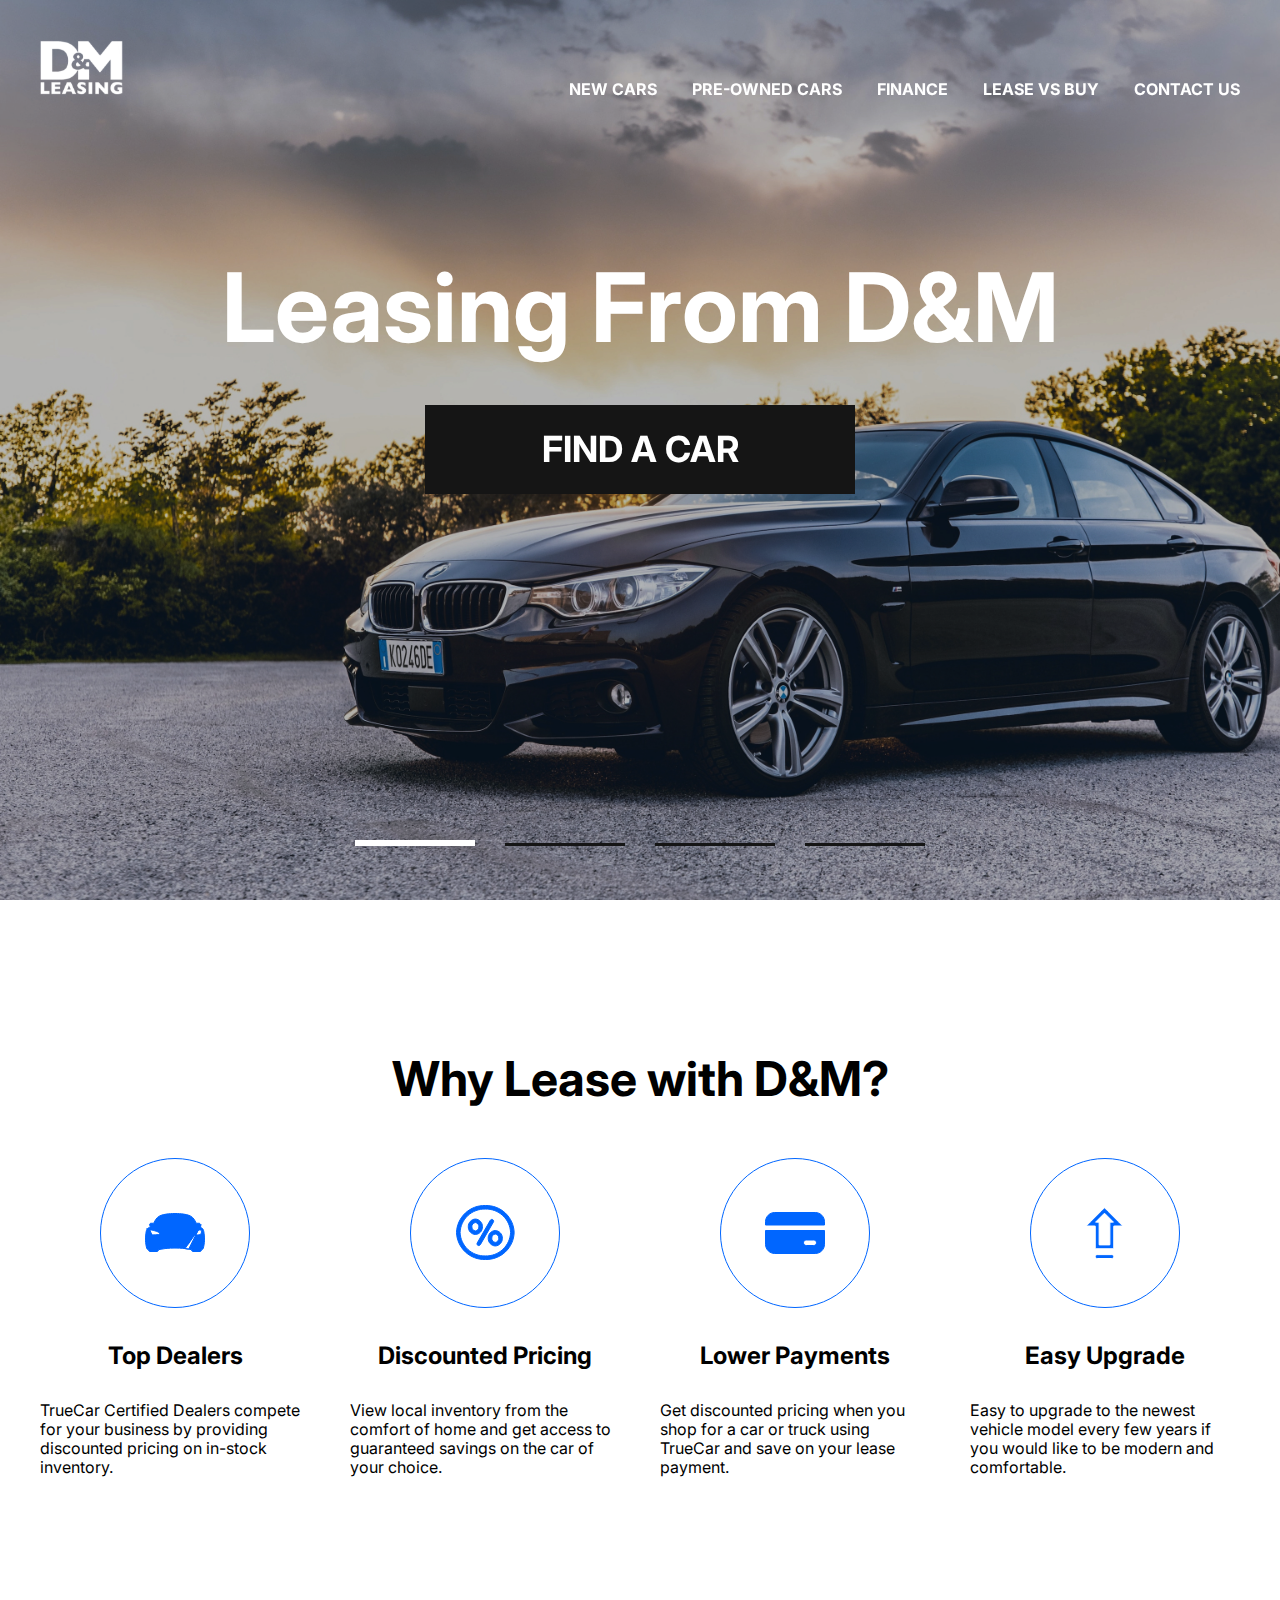
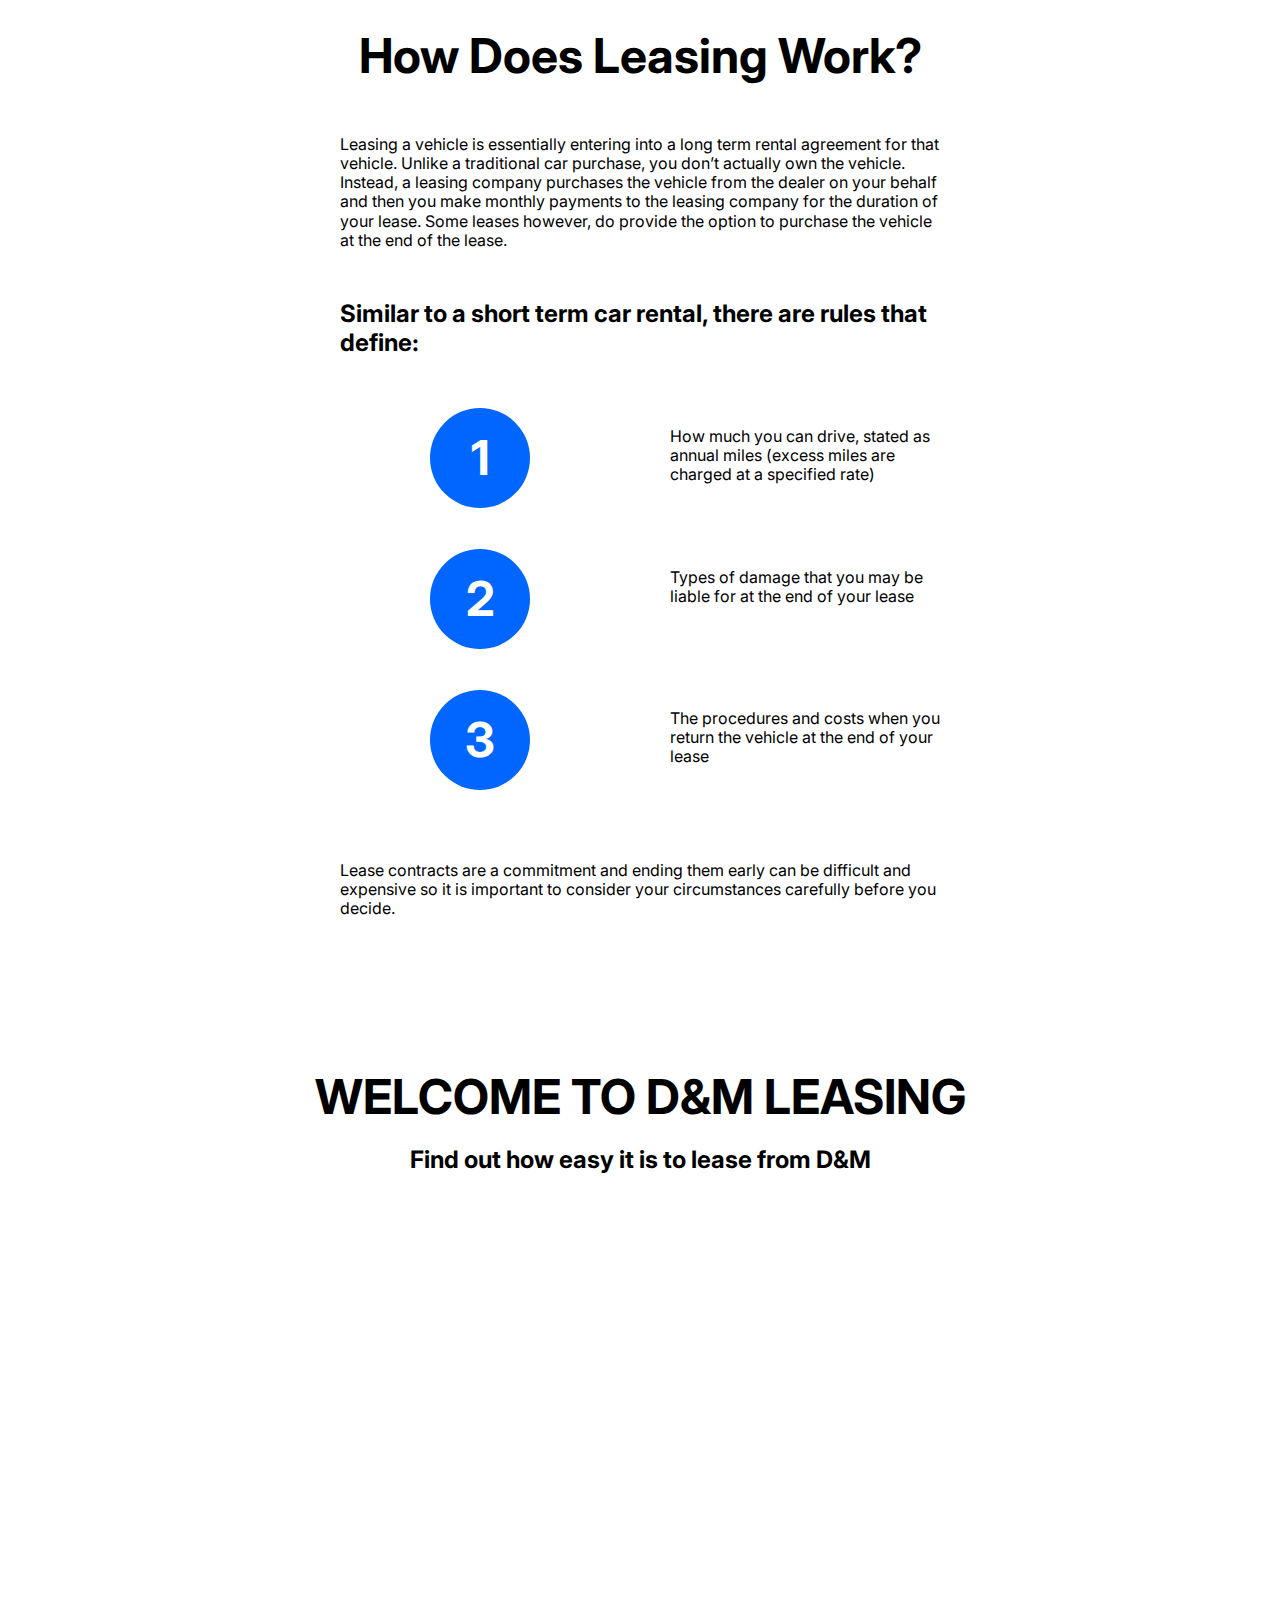
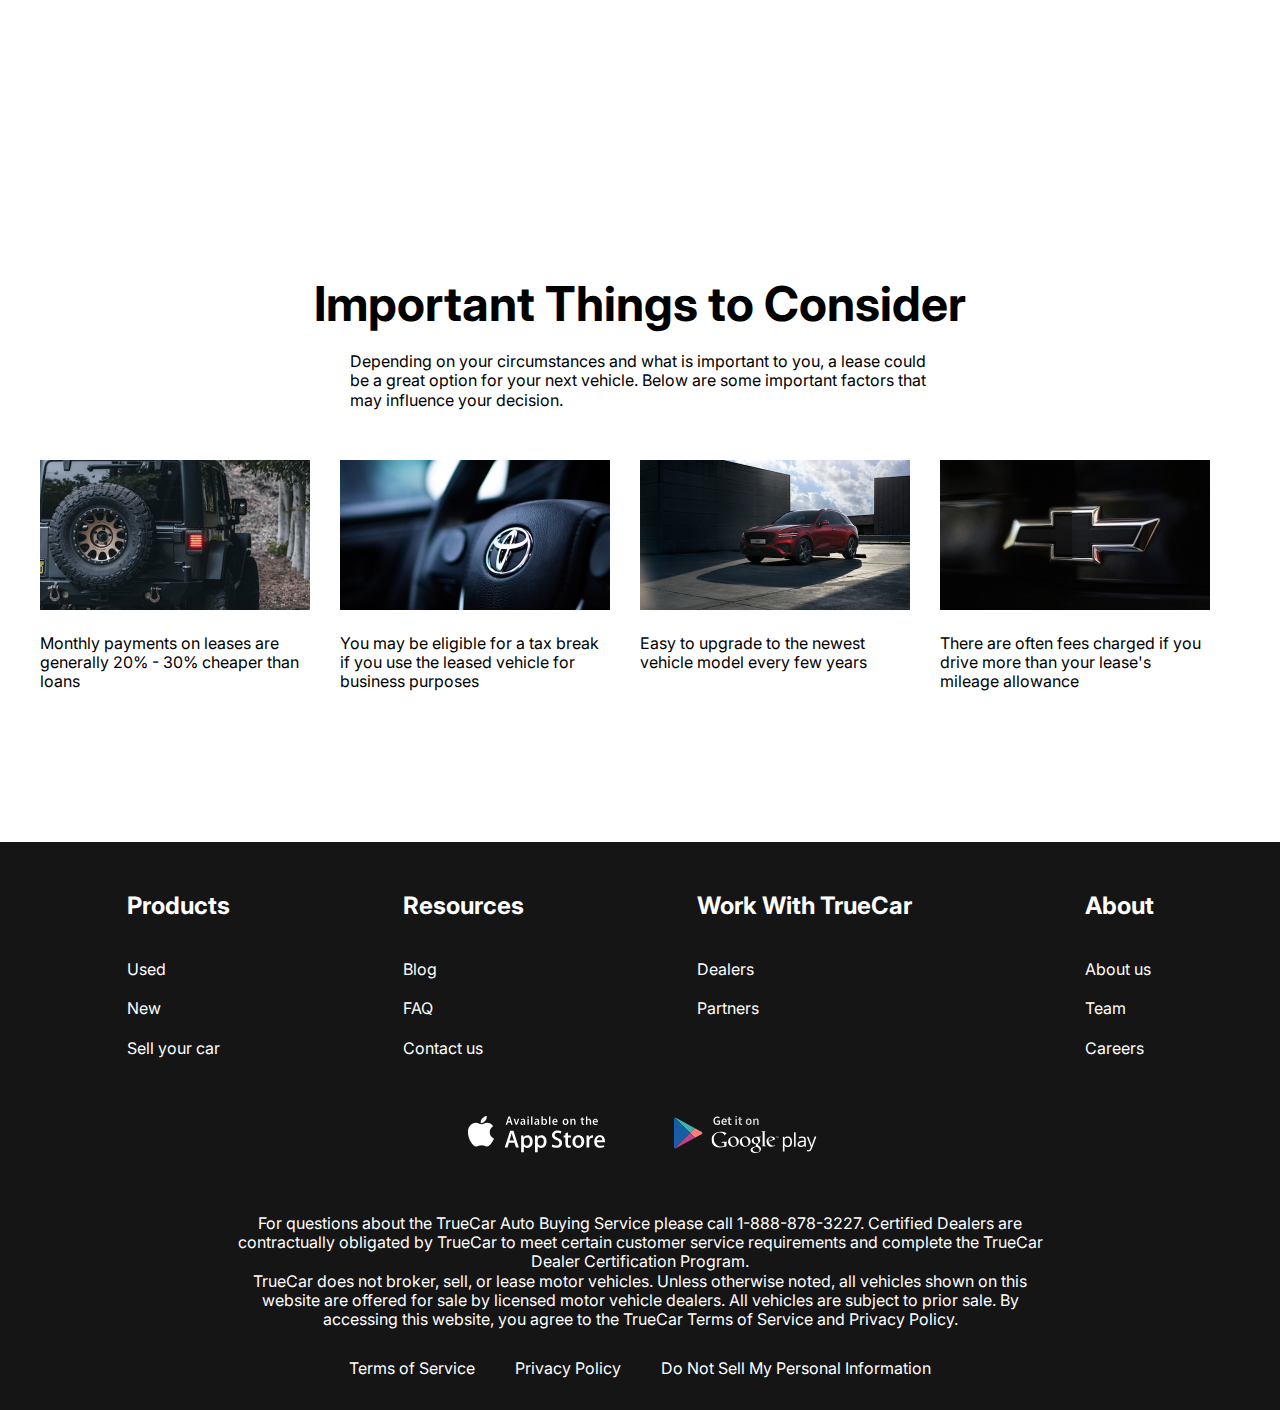
<file: index.html>
<!DOCTYPE html>
<html lang="en">
<head>
    <meta charset="UTF-8">
    <meta http-equiv="X-UA-Compatible" content="IE=edge">
    <meta name="viewport" content="width=device-width, initial-scale=1.0">
    <title>Document</title>
    <link rel="preconnect" href="https://fonts.googleapis.com">
    <link rel="preconnect" href="https://fonts.gstatic.com" crossorigin>
    <link href="https://fonts.googleapis.com/css2?family=Inter:wght@400;700&display=swap" rel="stylesheet">
    <link rel="stylesheet" href="https://cdn.jsdelivr.net/npm/swiper@9/swiper-bundle.min.css"/>
    <link rel="stylesheet" href="css/style.css">
</head>
<body>

  <div class="wrapper">
    <!-- ========= -->
    <header class="header header-main">
      <div class="container">
        <div class="header__inner">
          <a class="logo " href="index.html">
            <img class="logo__img" src="img/logo.svg" alt="Logo D&M Leasing" >
          </a>
          <!-- nav menu -->
          <nav class="menu">
            <button class="menu__btn">
              <span></span>
              <span></span>
              <span></span>
            </button>
            <ul class="menu__list">
              <li class="menu__list-item">
                <a class="menu__list-link" href="new-cars.html" >
                  NEW CARS
                </a>
              </li>
              <li class="menu__list-item">
                <a class="menu__list-link" href="#">
                  PRE-OWNED CARS
                </a>
              </li>
              <li class="menu__list-item">
                <a class="menu__list-link" href="#">
                  FINANCE
                </a>
              </li>
              <li class="menu__list-item">
                <a class="menu__list-link" href="#">
                  LEASE VS BUY
                </a>
              </li>
              <li class="menu__list-item">
                <a class="menu__list-link" href="contacts.html">
                  CONTACT US
                </a>
              </li>
            </ul>
          </nav>
          <!-- nav menu end -->
        </div>
      </div>
    </header>
    <!-- ========= -->
    <main class="main">
      <section class="top">
        <div class="container">
          <h1 class="title">
            Leasing From D&M
          </h1>
          <a class="top__link" href="#">FIND A CAR</a>
        </div>
      </section>
      <!-- section top end -->
      <div class="slider">
        <div class="swiper">
          <div class="swiper-wrapper">
            <div class="swiper-slide" style="background-image: url(img/slide-1.jpg);"></div>
            <div class="swiper-slide" style="background-image: url(img/slide-2.jpg);"></div>
            <div class="swiper-slide" style="background-image: url(img/slide-1.jpg);"></div>
            <div class="swiper-slide" style="background-image: url(img/slide-2.jpg);"></div>
          </div>
          <div class="swiper-pagination"></div>
        </div>
      </div>
      <!-- slider end -->
      <section class="why-lease">
        <div class="container">
          <h2 class="section-title">
            Why Lease with D&M?
          </h2>
          <ul class="why-lease__list">
            <li class="why-lease__item">
              <img class="why-lease__item-img" src="img/why-lease-1.svg" alt="">
              <h3 class="why-lease__item-title">
                Top Dealers
              </h3>
              <p class="why-lease__item-text">
                TrueCar Certified Dealers compete for your business by providing discounted pricing on in-stock inventory.
              </p>
            </li>
            <li class="why-lease__item">
              <img class="why-lease__item-img" src="img/why-lease-2.svg" alt="">
              <h3 class="why-lease__item-title">
                Discounted Pricing
              </h3>
              <p class="why-lease__item-text">
                View local inventory from the comfort of home and get access to guaranteed savings on the car of your choice.
              </p>
            </li>
            <li class="why-lease__item">
              <img class="why-lease__item-img" src="img/why-lease-3.svg" alt="">
              <h3 class="why-lease__item-title">
                Lower Payments
              </h3>
              <p class="why-lease__item-text">
                Get discounted pricing when you shop for a car or truck using TrueCar and save on your lease payment.
              </p>
            </li>
            <li class="why-lease__item">
              <img class="why-lease__item-img" src="img/why-lease-4.svg" alt="">
              <h3 class="why-lease__item-title">
                Easy Upgrade
              </h3>
              <p class="why-lease__item-text">
                Easy to upgrade to the newest vehicle model every few years if you would like to be modern and comfortable.
              </p>
            </li>
          </ul>
        </div>
      </section>
      <!-- section why-lease end -->
      <section class="how-does">
        <div class="container">
          <div class="how-does__inner">
            <h2 class="section-title">
              How Does Leasing Work?
            </h2>
            <p class="how-does__text">
              Leasing a vehicle is essentially entering into a long term rental agreement for that vehicle. Unlike a traditional car purchase, you don’t actually own the vehicle. Instead, a leasing company purchases the vehicle from the dealer on your behalf and then you make monthly payments to the leasing company for the duration of your lease. Some leases however, do provide the option to purchase the vehicle at the end of the lease.
            </p>
            <h4 class="how__does-title">
              Similar to a short term car rental, there are rules that define:
            </h4>
            <ol class="how__does-list">
              <li class="how__does-item">
                How much you can drive, stated as annual miles (excess miles are charged at a specified rate)
              </li>
              <li class="how__does-item">
                Types of damage that you may be liable for at the end of your lease
              </li>
              <li class="how__does-item">
                The procedures and costs when you return the vehicle at the end of your lease
              </li>
            </ol>
            <p class="how-does__text">
              Lease contracts are a commitment and ending them early can be difficult and expensive so it is important to consider your circumstances carefully before you decide.
            </p>
          </div>
        </div>
      </section>
      <!-- section how-does end -->
      <section class="video">
        <div class="container">
          <h2 class="section-title video__title">
            WELCOME TO D&M LEASING
          </h2>
          <p class="video__text">
            Find out how easy it is to lease from D&M
          </p>
          <iframe class="video__content" width="1000" height="500" src="https://www.youtube.com/embed/1RBpS2SXwi4?controls=0" title="YouTube video player" frameborder="0" allow="accelerometer; autoplay; clipboard-write; encrypted-media; gyroscope; picture-in-picture; web-share" allowfullscreen></iframe>
        </div>
      </section>
      <!-- section video end -->
      <section class="important">
        <div class="container">
          <h2 class="section-title important__title">
            Important Things to Consider
          </h2>
          <p class="important__text">
            Depending on your circumstances and what is important to you, a lease could be a great option for your next vehicle. Below are some important factors that may influence your decision.
          </p>
          <ul class="important__list">
            <li class="important__item">
              <img class="important__item-img" src="img/imp-1.jpg" alt="" >
              <p class="important__item-text">
                Monthly payments on leases are generally 20% - 30% cheaper than loans
              </p>
            </li>
            <!-- li-1 end -->
            <li class="important__item">
              <img class="important__item-img" src="img/imp-2.jpg" alt="" >
              <p class="important__item-text">
                You may be eligible for a tax break if you use the leased vehicle for business purposes
              </p>
            </li>
            <!-- li-2 end -->
            <li class="important__item">
              <img class="important__item-img" src="img/imp-3.jpg" alt="" >
              <p class="important__item-text">
                Easy to upgrade to the newest vehicle model every few years
              </p>
            </li>
            <!-- li-3 end -->
            <li class="important__item">
              <img class="important__item-img" src="img/imp-4.jpg" alt="" >
              <p class="important__item-text">
                There are often fees charged if you drive more than your lease's mileage allowance
              </p>
            </li>
            <!-- li-4 end -->
          </ul>
        </div>
      </section>
      <!-- section important end -->
    </main>
    <!-- ========= -->
    <footer class="footer">
      <div class="container">
        <nav class="footer__menu">
          <!-- 1 start-->
          <ul class="footer__menu-list">
            <li class="footer__menu-item">
              <p class="footer__menu-title">Products</p>
            </li>
            <li class="footer__menu-item">
              <a class="footer__menu-link" href="#">Used</a>
            </li>
            <li class="footer__menu-item">
              <a class="footer__menu-link" href="#">New</a>
            </li>
            <li class="footer__menu-item">
              <a class="footer__menu-link" href="#">Sell your car</a>
            </li>
          </ul>
          <!-- 2 start -->
          <ul class="footer__menu-list">
            <li class="footer__menu-item">
              <p class="footer__menu-title">Resources</p>
            </li>
            <li class="footer__menu-item">
              <a class="footer__menu-link" href="#">Blog</a>
            </li>
            <li class="footer__menu-item">
              <a class="footer__menu-link" href="#">FAQ</a>
            </li>
            <li class="footer__menu-item">
              <a class="footer__menu-link" href="#">Contact us</a>
            </li>
          </ul>
          <!-- 3 start -->
          <ul class="footer__menu-list">
            <li class="footer__menu-item">
              <p class="footer__menu-title">Work With TrueCar</p>
            </li>
            <li class="footer__menu-item">
              <a class="footer__menu-link" href="#">Dealers</a>
            </li>
            <li class="footer__menu-item">
              <a class="footer__menu-link" href="#">Partners</a>
            </li>
          </ul>
          <!-- 4 start-->
          <ul class="footer__menu-list">
            <li class="footer__menu-item">
              <p class="footer__menu-title" >About</p>
            </li>
            <li class="footer__menu-item">
              <a class="footer__menu-link" href="#">About us</a>
            </li>
            <li class="footer__menu-item">
              <a class="footer__menu-link" href="#">Team</a>
            </li>
            <li class="footer__menu-item">
              <a class="footer__menu-link" href="#">Careers</a>
            </li>
          </ul>
          <!-- 4 end-->
        </nav>
        <!-- nav end -->
        <ul class="app">
          <li class="app__item">
            <a class="app__item-link" href="#">
              <img class="app__item-img" src="img/appstore.svg" alt="Logo App Store">
            </a>
          </li>
          <li class="app__item">
            <a class="app__item-link" href="#">
              <img class="app__item-img" src="img/googleplay.svg" alt="Logo Google Play">
            </a>
          </li>
        </ul>
        <!-- app end -->
        <div class="footer__copy">
          <p class="footer__copy-text">
            For questions about the TrueCar Auto Buying Service 
            please call 1-888-878-3227.
            Certified Dealers are contractually obligated by 
            TrueCar to meet certain customer service requirements
             and complete the TrueCar Dealer Certification Program.
          </p>
          <p class="footer__copy-text">
            TrueCar does not broker, sell, or lease motor vehicles.
             Unless otherwise noted, all vehicles shown on this 
             website are offered for sale by licensed motor vehicle dealers.
            All vehicles are subject to prior sale.
             By accessing this website, you agree to the 
            TrueCar Terms of Service and Privacy Policy.
          </p>
        </div>
        <nav class="copy__nav">
          <ul class="copy__nav-list">
            <li class="copy__nav-item">
              <a class="copy__nav-link" href="#" >
                Terms of Service
              </a>
            </li>
            <li class="copy__nav-item">
              <a class="copy__nav-link" href="#">
                Privacy Policy
              </a>
            </li>
            <li class="copy__nav-item">
              <a class="copy__nav-link" href="#">
                Do Not Sell My Personal Information
              </a>
            </li>
          </ul>
        </nav>
      </div>
    </footer>
  </div>

  <script src="https://cdn.jsdelivr.net/npm/swiper@9/swiper-bundle.min.js"></script>
  <script src="js/main.js"></script>
</body>
</html>
</file>
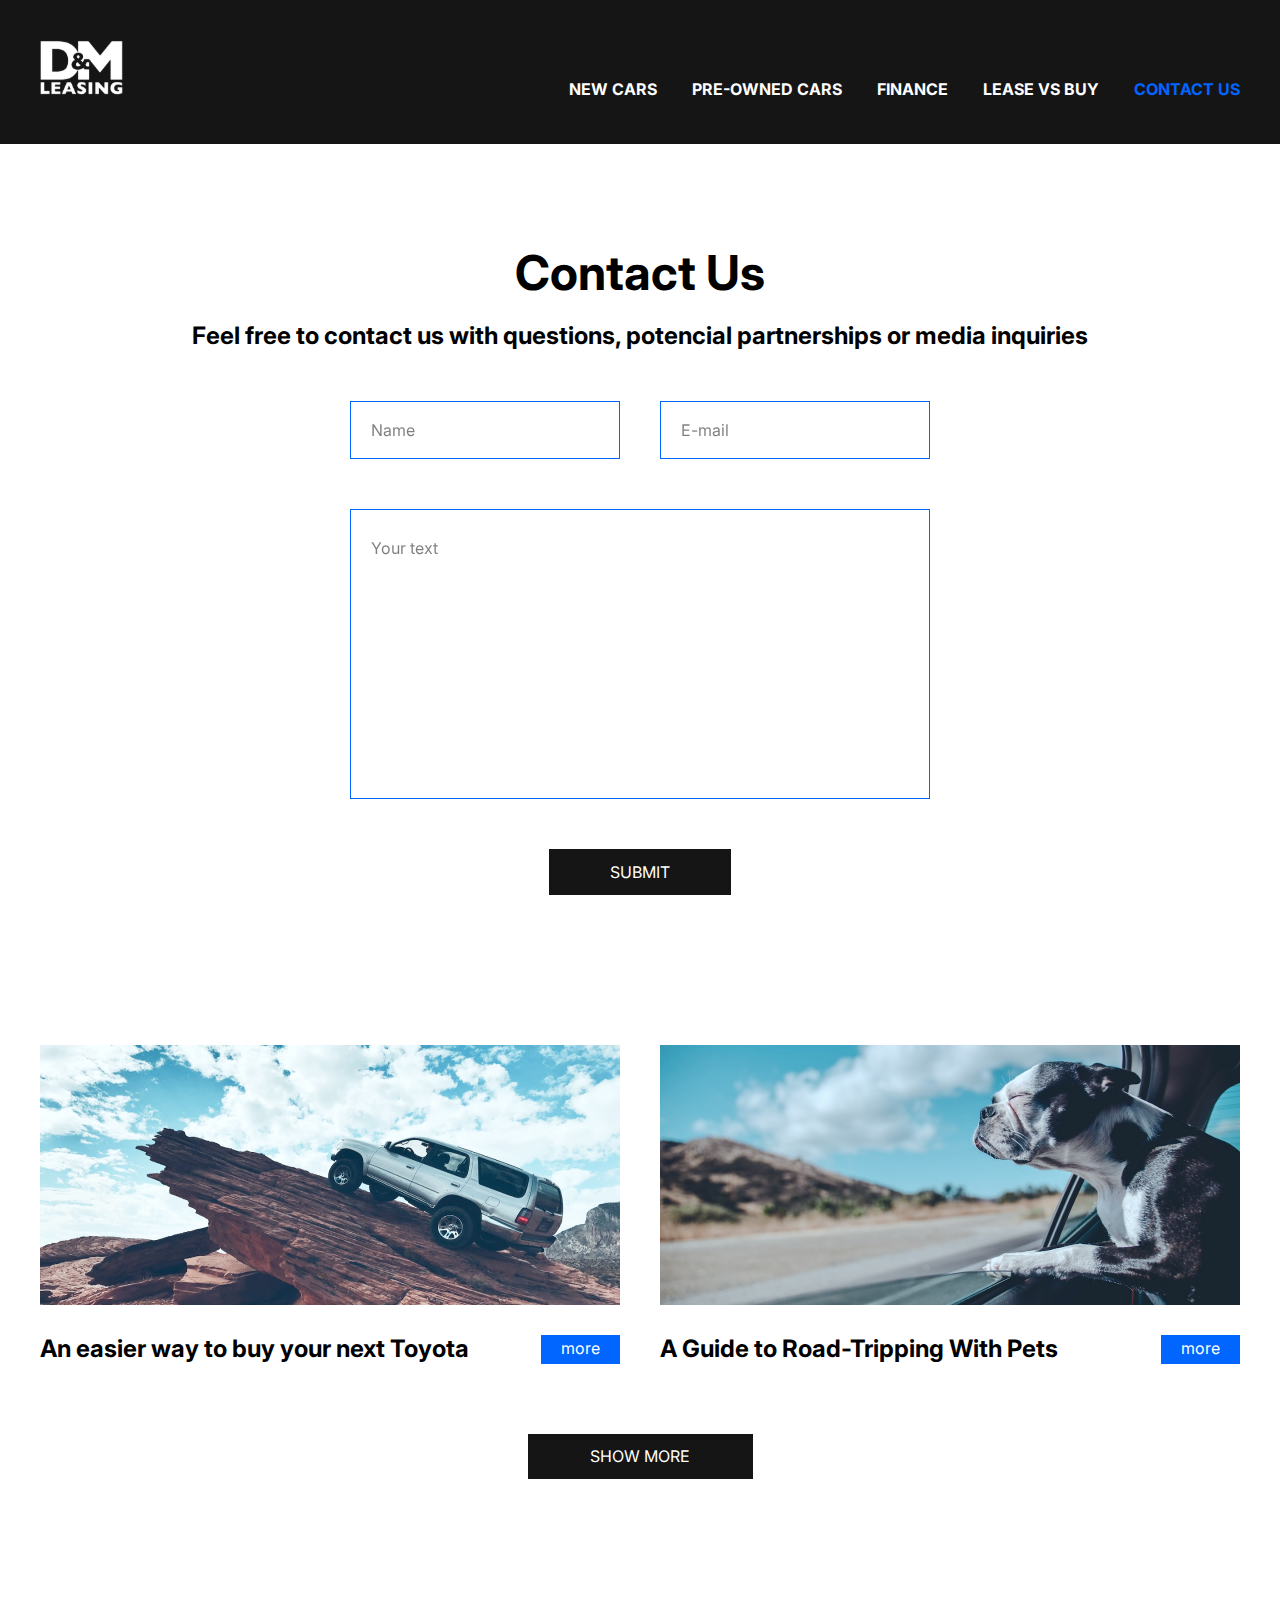
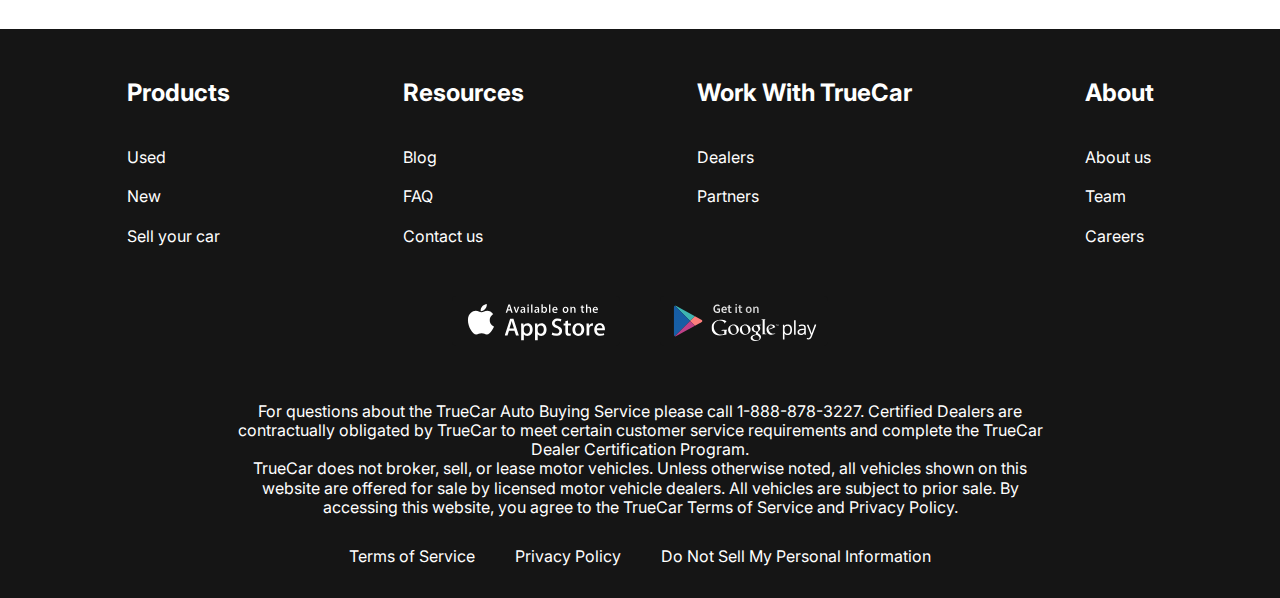
<file: contacts.html>
<!DOCTYPE html>
<html lang="en">
<head>
    <meta charset="UTF-8">
    <meta http-equiv="X-UA-Compatible" content="IE=edge">
    <meta name="viewport" content="width=device-width, initial-scale=1.0">
    <title>Document</title>
    <link rel="preconnect" href="https://fonts.googleapis.com">
    <link rel="preconnect" href="https://fonts.gstatic.com" crossorigin>
    <link href="https://fonts.googleapis.com/css2?family=Inter:wght@400;700&display=swap" rel="stylesheet">
    <link rel="stylesheet" href="css/style.css">
</head>
<body>

  <div class="wrapper">
    <!-- ========= -->
    <header class="header">
      <div class="container">
        <div class="header__inner">
          <a class="logo" href="index.html">
            <img class="logo__img" src="img/logo.svg" alt="Logo D&M Leasing" >
          </a>
          <!-- nav menu -->
          <nav class="menu">
            <button class="menu__btn">
              <span></span>
              <span></span>
              <span></span>
            </button>
            <ul class="menu__list">
              <li class="menu__list-item">
                <a class="menu__list-link" href="new-cars.html" >
                  NEW CARS
                </a>
              </li>
              <li class="menu__list-item">
                <a class="menu__list-link" href="#">
                  PRE-OWNED CARS
                </a>
              </li>
              <li class="menu__list-item">
                <a class="menu__list-link" href="#">
                  FINANCE
                </a>
              </li>
              <li class="menu__list-item">
                <a class="menu__list-link" href="#" >
                  LEASE VS BUY
                </a>
              </li>
              <li class="menu__list-item">
                <a class="menu__list-link menu__list-link--active" href="contacts.html" >
                  CONTACT US
                </a>
              </li>
            </ul>
          </nav>
          <!-- nav menu end -->
        </div>
      </div>
    </header>
    <!-- ========= -->
    <main class="main">
      <section class="contacts">
        <div class="container">
          <h2 class="section-title contacts__title">
            Contact Us
          </h2>
          <p class="contacts__text">
            Feel free to contact us with questions, potencial partnerships or media inquiries
          </p>
          <form class="form" action="#">
            <input class="form__input" type="text" placeholder="Name">
            <input class="form__input" type="email" placeholder="E-mail" >
            <textarea class="form__textarea" placeholder="Your text"></textarea>
            <button class="form__btn" type="submit">SUBMIT</button>
          </form>
        </div>
      </section>
      <!-- section contacts end -->
      <section class="blog">
        <div class="container">
          <div class="blog__items">
            <div class="blog__item">
              <img class="blog__item-img" src="img/blog-1.jpg" alt="">
              <h4 class="blog__item-title">
                An easier way to buy your next Toyota
              </h4>
              <a class="blog__item-link" href="#">more</a>
            </div>
            <div class="blog__item">
              <img class="blog__item-img" src="img/blog-2.jpg" alt="">
              <h4 class="blog__item-title">
                A Guide to Road-Tripping With Pets
              </h4>
              <a class="blog__item-link" href="#">more</a>
            </div>
          </div>
          <a class="showmore-link" href="#" >SHOW MORE</a>
        </div>
      </section>
    </main>
    <!-- ========= -->
    <footer class="footer">
      <div class="container">
        <nav class="footer__menu">
          <!-- 1 start-->
          <ul class="footer__menu-list">
            <li class="footer__menu-item">
              <p class="footer__menu-title">Products</p>
            </li>
            <li class="footer__menu-item">
              <a class="footer__menu-link" href="#">Used</a>
            </li>
            <li class="footer__menu-item">
              <a class="footer__menu-link" href="#">New</a>
            </li>
            <li class="footer__menu-item">
              <a class="footer__menu-link" href="#">Sell your car</a>
            </li>
          </ul>
          <!-- 2 start -->
          <ul class="footer__menu-list">
            <li class="footer__menu-item">
              <p class="footer__menu-title">Resources</p>
            </li>
            <li class="footer__menu-item">
              <a class="footer__menu-link" href="#">Blog</a>
            </li>
            <li class="footer__menu-item">
              <a class="footer__menu-link" href="#">FAQ</a>
            </li>
            <li class="footer__menu-item">
              <a class="footer__menu-link" href="#">Contact us</a>
            </li>
          </ul>
          <!-- 3 start -->
          <ul class="footer__menu-list">
            <li class="footer__menu-item">
              <p class="footer__menu-title">Work With TrueCar</p>
            </li>
            <li class="footer__menu-item">
              <a class="footer__menu-link" href="#">Dealers</a>
            </li>
            <li class="footer__menu-item">
              <a class="footer__menu-link" href="#">Partners</a>
            </li>
          </ul>
          <!-- 4 start-->
          <ul class="footer__menu-list">
            <li class="footer__menu-item">
              <p class="footer__menu-title" >About</p>
            </li>
            <li class="footer__menu-item">
              <a class="footer__menu-link" href="#">About us</a>
            </li>
            <li class="footer__menu-item">
              <a class="footer__menu-link" href="#">Team</a>
            </li>
            <li class="footer__menu-item">
              <a class="footer__menu-link" href="#">Careers</a>
            </li>
          </ul>
          <!-- 4 end-->
        </nav>
        <!-- nav end -->
        <ul class="app">
          <li class="app__item">
            <a class="app__item-link" href="#">
              <img class="app__item-img" src="img/appstore.svg" alt="Logo App Store">
            </a>
          </li>
          <li class="app__item">
            <a class="app__item-link" href="#">
              <img class="app__item-img" src="img/googleplay.svg" alt="Logo Google Play">
            </a>
          </li>
        </ul>
        <!-- app end -->
        <div class="footer__copy">
          <p class="footer__copy-text">
            For questions about the TrueCar Auto Buying Service 
            please call 1-888-878-3227.
            Certified Dealers are contractually obligated by 
            TrueCar to meet certain customer service requirements
             and complete the TrueCar Dealer Certification Program.
          </p>
          <p class="footer__copy-text">
            TrueCar does not broker, sell, or lease motor vehicles.
             Unless otherwise noted, all vehicles shown on this 
             website are offered for sale by licensed motor vehicle dealers.
            All vehicles are subject to prior sale.
             By accessing this website, you agree to the 
            TrueCar Terms of Service and Privacy Policy.
          </p>
        </div>
        <nav class="copy__nav">
          <ul class="copy__nav-list">
            <li class="copy__nav-item">
              <a class="copy__nav-link" href="#" >
                Terms of Service
              </a>
            </li>
            <li class="copy__nav-item">
              <a class="copy__nav-link" href="#">
                Privacy Policy
              </a>
            </li>
            <li class="copy__nav-item">
              <a class="copy__nav-link" href="#">
                Do Not Sell My Personal Information
              </a>
            </li>
          </ul>
        </nav>
      </div>
    </footer>
  </div>
  <script src="js/main.js"></script>
</body>
</html>
</file>
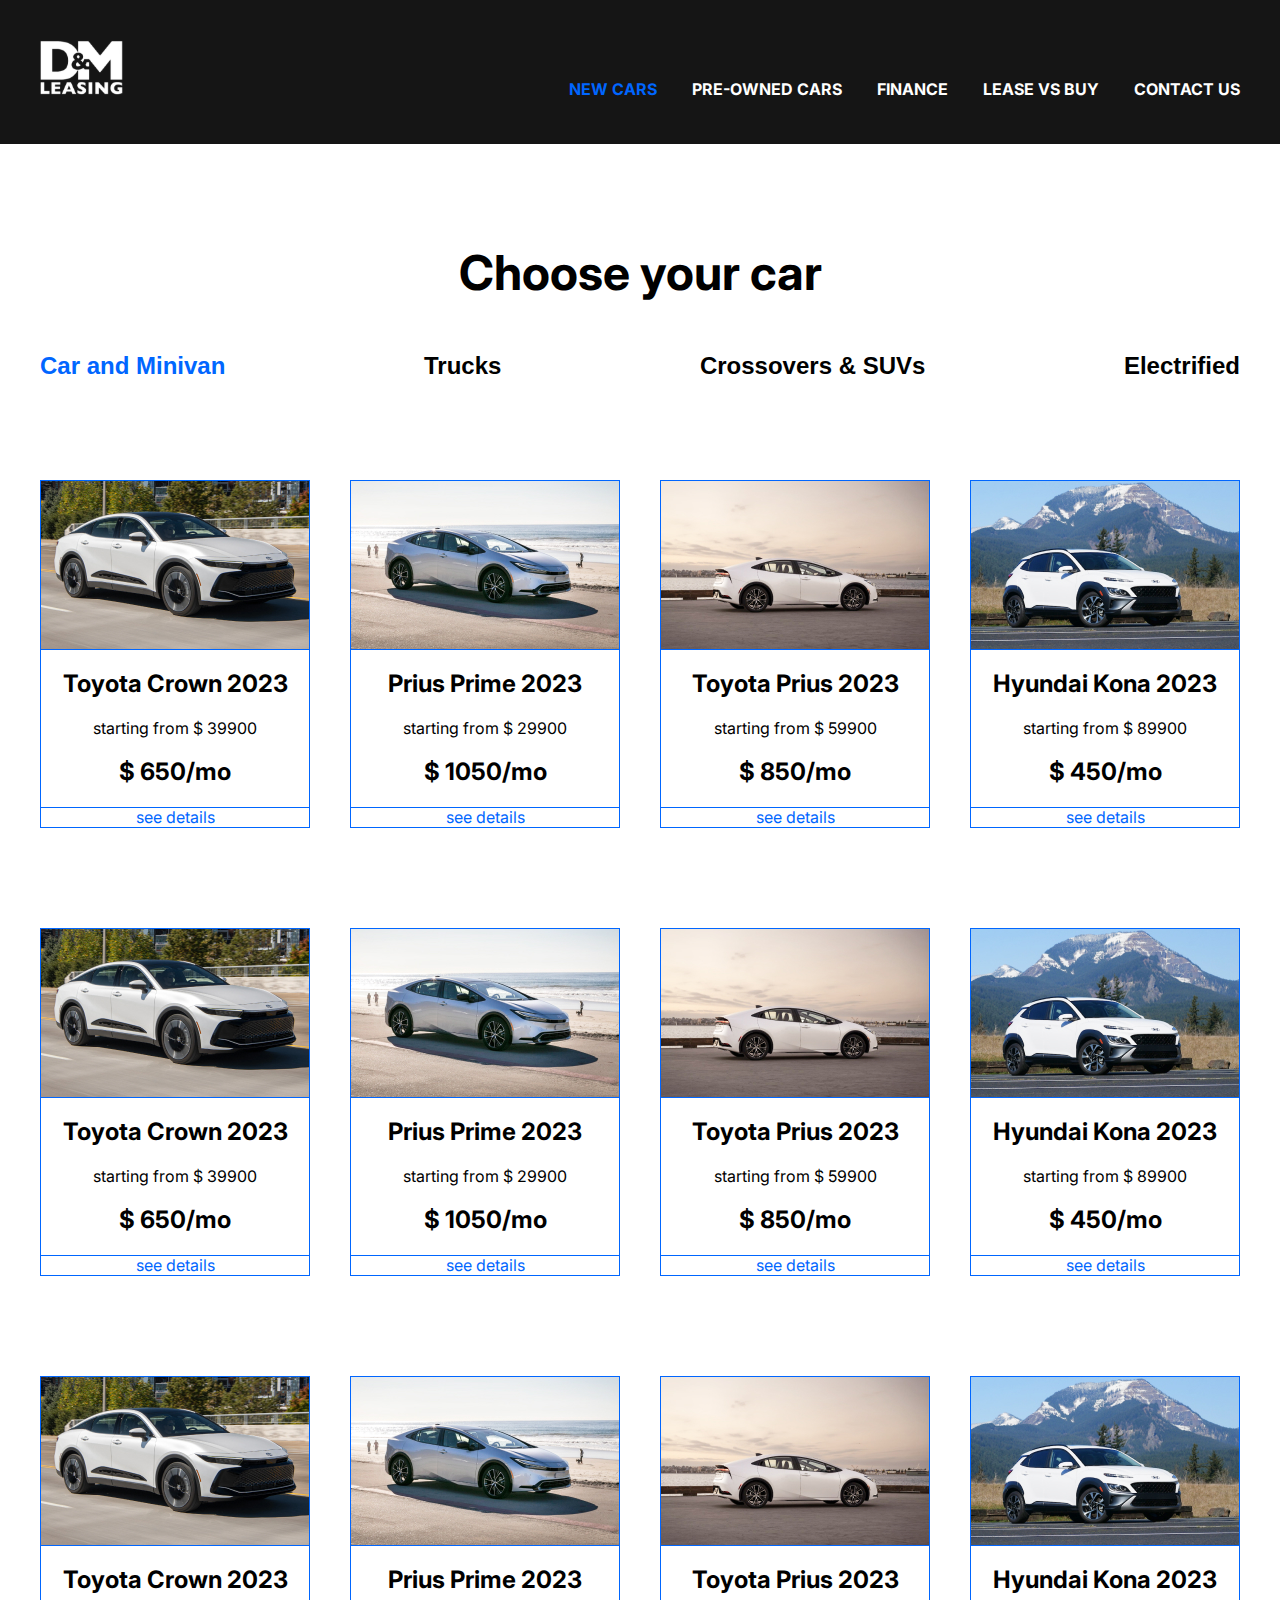
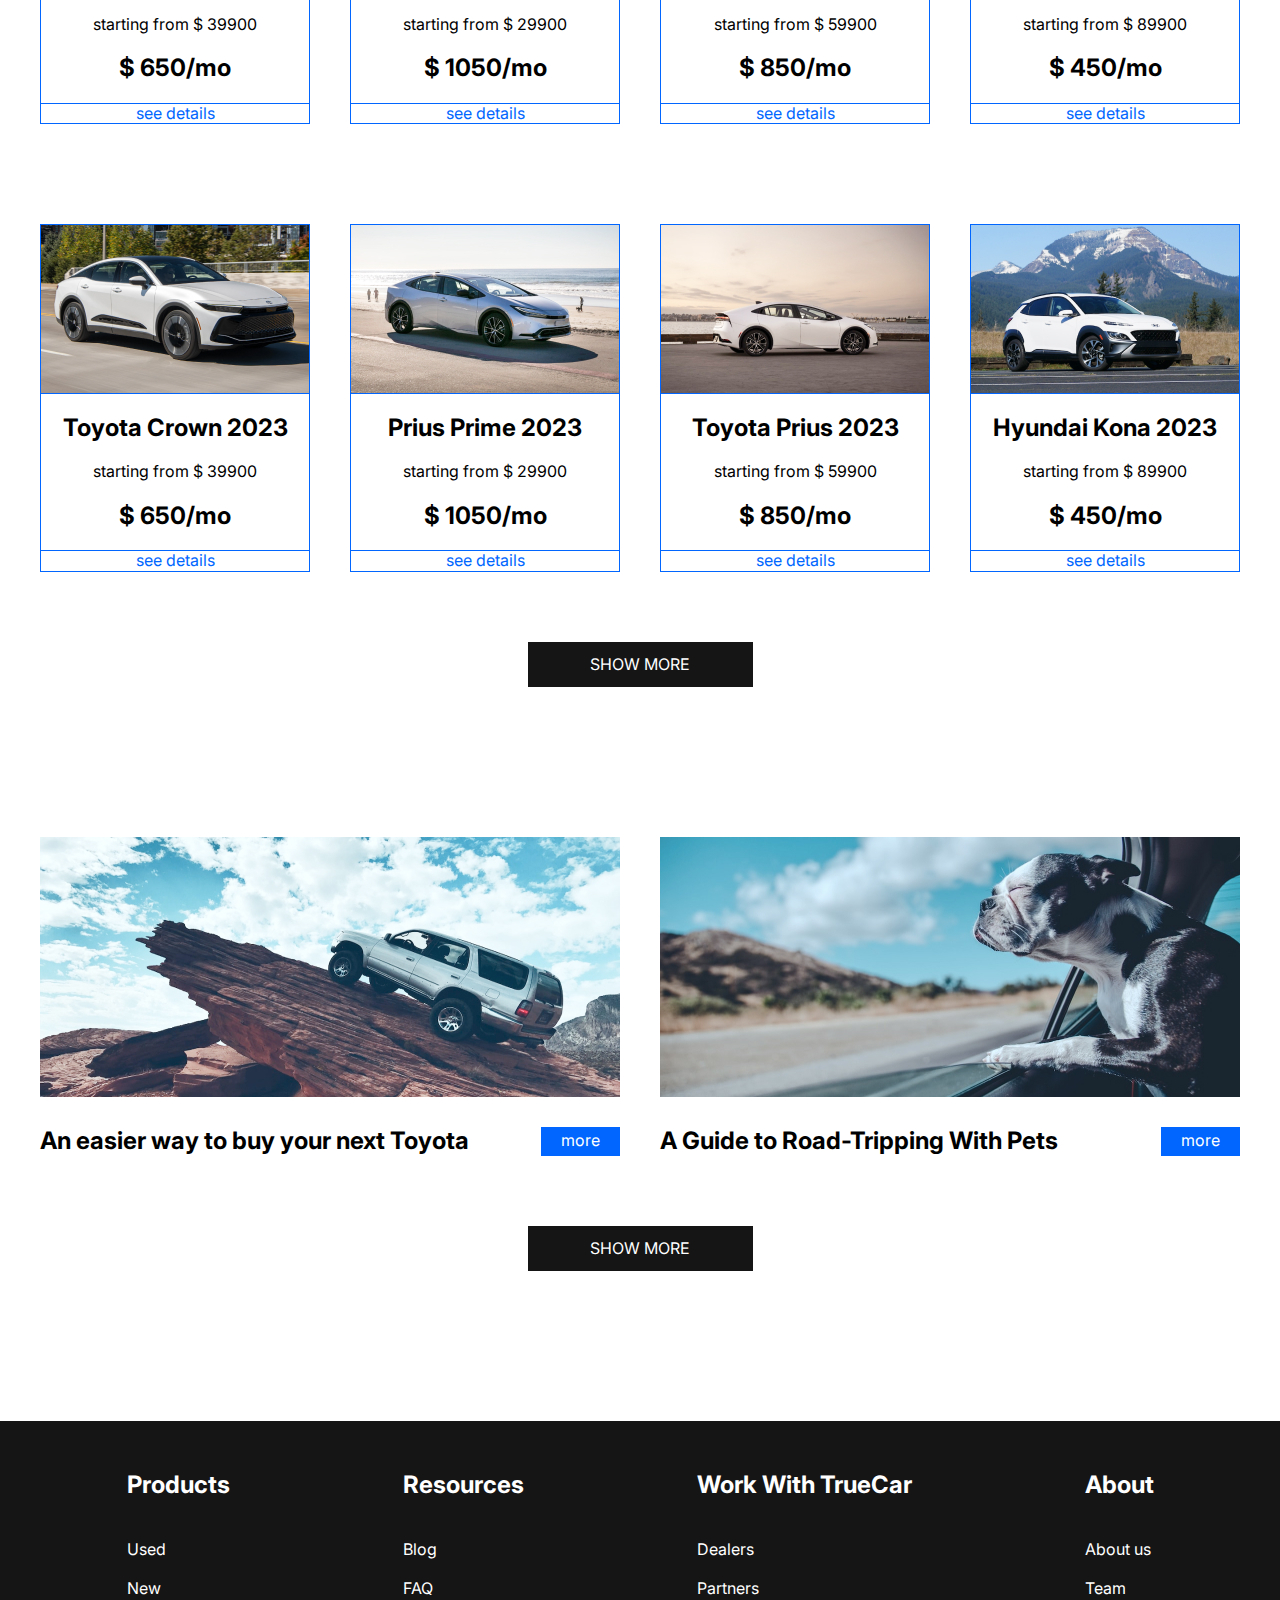
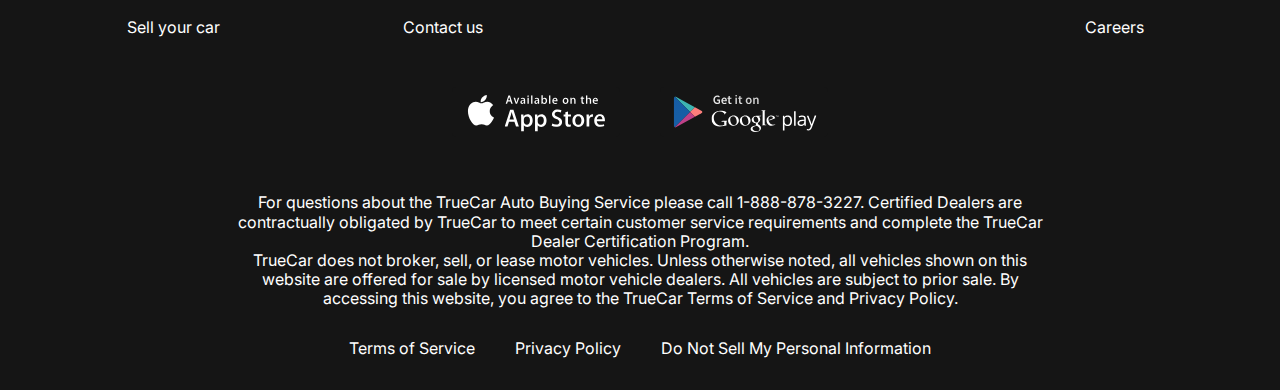
<file: new-cars.html>
<!DOCTYPE html>
<html lang="en">
<head>
    <meta charset="UTF-8">
    <meta http-equiv="X-UA-Compatible" content="IE=edge">
    <meta name="viewport" content="width=device-width, initial-scale=1.0">
    <title>Document</title>
    <link rel="preconnect" href="https://fonts.googleapis.com">
    <link rel="preconnect" href="https://fonts.gstatic.com" crossorigin>
    <link href="https://fonts.googleapis.com/css2?family=Inter:wght@400;700&display=swap" rel="stylesheet">
    <link rel="stylesheet" href="css/style.css">
</head>
<body>

  <div class="wrapper">
    <!-- ========= -->
    <header class="header">
      <div class="container">
        <div class="header__inner">
          <a class="logo" href="index.html">
            <img class="logo__img" src="img/logo.svg" alt="Logo D&M Leasing" >
          </a>
          <!-- nav menu -->
          <nav class="menu">
            <button class="menu__btn">
              <span></span>
              <span></span>
              <span></span>
            </button>
            <ul class="menu__list">
              <li class="menu__list-item">
                <a class="menu__list-link menu__list-link--active" href="new-cars.html" >
                  NEW CARS
                </a>
              </li>
              <li class="menu__list-item">
                <a class="menu__list-link" href="#" >
                  PRE-OWNED CARS
                </a>
              </li>
              <li class="menu__list-item">
                <a class="menu__list-link" href="#" >
                  FINANCE
                </a>
              </li>
              <li class="menu__list-item">
                <a class="menu__list-link" href="#" >
                  LEASE VS BUY
                </a>
              </li>
              <li class="menu__list-item">
                <a class="menu__list-link" href="contacts.html" >
                  CONTACT US
                </a>
              </li>
            </ul>
          </nav>
          <!-- nav menu end -->
        </div>
      </div>
    </header>
    <!-- ========= -->
    <main class="main">
      <section class="choose">
        <div class="container">
          <h2 class="section-title">
            Choose your car
          </h2>
          <div class="tabs">
            <div class="tabs__btn">
              <button class="tabs__btn-item tabs__btn-item--active" data-button = "content-1" >Car and Minivan</button>
              <button class="tabs__btn-item" data-button = "content-2">Trucks</button>
              <button class="tabs__btn-item" data-button = "content-3">Crossovers & SUVs</button>
              <button class="tabs__btn-item" data-button = "content-4">Electrified</button>
            </div>
            <div class="tabs__content">
              <div class="tabs__content-item tabs__content-item--active" id="content-1">
                <!-- card start -->
                <div class="card">
                  <img class="card__img" src="img/card-1.jpg" alt="">
                  <div class="card__content">
                  <h4 class="card__title">Toyota Crown 2023</h4>
                  <p class="card__text">
                    starting from $ 39900
                  </p>
                  <p class="card__price">
                    $ 650/mo
                  </p>
                  </div>
                  <a class="card__link" href="#">see details</a>
                </div>
                <!-- card 1 end -->
                <div class="card">
                  <img class="card__img" src="img/card-2.jpg" alt="">
                  <div class="card__content">
                  <h4 class="card__title">Prius Prime 2023</h4>
                  <p class="card__text">
                    starting from $ 29900
                  </p>
                  <p class="card__price">
                    $ 1050/mo
                  </p>
                  </div>
                  <a class="card__link" href="#">see details</a>
                </div>
                <!-- card 2 end -->
                  <div class="card">
                  <img class="card__img" src="img/card-3.jpg" alt="">
                  <div class="card__content">
                  <h4 class="card__title">Toyota Prius 2023</h4>
                  <p class="card__text">
                    starting from $ 59900
                  </p>
                  <p class="card__price">
                    $ 850/mo
                  </p>
                  </div>
                  <a class="card__link" href="#">see details</a>
                </div>
                <!-- card 3 end -->
                <div class="card">
                  <img class="card__img" src="img/card-4.jpg" alt="">
                  <div class="card__content">
                  <h4 class="card__title">Hyundai Kona 2023</h4>
                  <p class="card__text">
                    starting from $ 89900
                  </p>
                  <p class="card__price">
                    $ 450/mo
                  </p>
                  </div>
                  <a class="card__link" href="#">see details</a>
                </div>
                <!-- card 4 end -->
                <div class="card">
                  <img class="card__img" src="img/card-1.jpg" alt="">
                  <div class="card__content">
                  <h4 class="card__title">Toyota Crown 2023</h4>
                  <p class="card__text">
                    starting from $ 39900
                  </p>
                  <p class="card__price">
                    $ 650/mo
                  </p>
                  </div>
                  <a class="card__link" href="#">see details</a>
                </div>
                <!-- card 1 end -->
                <div class="card">
                  <img class="card__img" src="img/card-2.jpg" alt="">
                  <div class="card__content">
                  <h4 class="card__title">Prius Prime 2023</h4>
                  <p class="card__text">
                    starting from $ 29900
                  </p>
                  <p class="card__price">
                    $ 1050/mo
                  </p>
                  </div>
                  <a class="card__link" href="#">see details</a>
                </div>
                <!-- card 2 end -->
                  <div class="card">
                  <img class="card__img" src="img/card-3.jpg" alt="">
                  <div class="card__content">
                  <h4 class="card__title">Toyota Prius 2023</h4>
                  <p class="card__text">
                    starting from $ 59900
                  </p>
                  <p class="card__price">
                    $ 850/mo
                  </p>
                  </div>
                  <a class="card__link" href="#">see details</a>
                </div>
                <!-- card 3 end -->
                <div class="card">
                  <img class="card__img" src="img/card-4.jpg" alt="">
                  <div class="card__content">
                  <h4 class="card__title">Hyundai Kona 2023</h4>
                  <p class="card__text">
                    starting from $ 89900
                  </p>
                  <p class="card__price">
                    $ 450/mo
                  </p>
                  </div>
                  <a class="card__link" href="#">see details</a>
                </div>
                <!-- card 4 end -->
                <div class="card">
                  <img class="card__img" src="img/card-1.jpg" alt="">
                  <div class="card__content">
                  <h4 class="card__title">Toyota Crown 2023</h4>
                  <p class="card__text">
                    starting from $ 39900
                  </p>
                  <p class="card__price">
                    $ 650/mo
                  </p>
                  </div>
                  <a class="card__link" href="#">see details</a>
                </div>
                <!-- card 1 end -->
                <div class="card">
                  <img class="card__img" src="img/card-2.jpg" alt="">
                  <div class="card__content">
                  <h4 class="card__title">Prius Prime 2023</h4>
                  <p class="card__text">
                    starting from $ 29900
                  </p>
                  <p class="card__price">
                    $ 1050/mo
                  </p>
                  </div>
                  <a class="card__link" href="#">see details</a>
                </div>
                <!-- card 2 end -->
                  <div class="card">
                  <img class="card__img" src="img/card-3.jpg" alt="">
                  <div class="card__content">
                  <h4 class="card__title">Toyota Prius 2023</h4>
                  <p class="card__text">
                    starting from $ 59900
                  </p>
                  <p class="card__price">
                    $ 850/mo
                  </p>
                  </div>
                  <a class="card__link" href="#">see details</a>
                </div>
                <!-- card 3 end -->
                <div class="card">
                  <img class="card__img" src="img/card-4.jpg" alt="">
                  <div class="card__content">
                  <h4 class="card__title">Hyundai Kona 2023</h4>
                  <p class="card__text">
                    starting from $ 89900
                  </p>
                  <p class="card__price">
                    $ 450/mo
                  </p>
                  </div>
                  <a class="card__link" href="#">see details</a>
                </div>
                <!-- card 4 end -->
                <div class="card">
                  <img class="card__img" src="img/card-1.jpg" alt="">
                  <div class="card__content">
                  <h4 class="card__title">Toyota Crown 2023</h4>
                  <p class="card__text">
                    starting from $ 39900
                  </p>
                  <p class="card__price">
                    $ 650/mo
                  </p>
                  </div>
                  <a class="card__link" href="#">see details</a>
                </div>
                <!-- card 1 end -->
                <div class="card">
                  <img class="card__img" src="img/card-2.jpg" alt="">
                  <div class="card__content">
                  <h4 class="card__title">Prius Prime 2023</h4>
                  <p class="card__text">
                    starting from $ 29900
                  </p>
                  <p class="card__price">
                    $ 1050/mo
                  </p>
                  </div>
                  <a class="card__link" href="#">see details</a>
                </div>
                <!-- card 2 end -->
                  <div class="card">
                  <img class="card__img" src="img/card-3.jpg" alt="">
                  <div class="card__content">
                  <h4 class="card__title">Toyota Prius 2023</h4>
                  <p class="card__text">
                    starting from $ 59900
                  </p>
                  <p class="card__price">
                    $ 850/mo
                  </p>
                  </div>
                  <a class="card__link" href="#">see details</a>
                </div>
                <!-- card 3 end -->
                <div class="card">
                  <img class="card__img" src="img/card-4.jpg" alt="">
                  <div class="card__content">
                  <h4 class="card__title">Hyundai Kona 2023</h4>
                  <p class="card__text">
                    starting from $ 89900
                  </p>
                  <p class="card__price">
                    $ 450/mo
                  </p>
                  </div>
                  <a class="card__link" href="#">see details</a>
                </div>
                <!-- card 4 end -->
              </div>
              <div class="tabs__content-item" id="content-2">
                <div class="card">
                  <img class="card__img" src="img/card-1.jpg" alt="">
                  <div class="card__content">
                  <h4 class="card__title">Toyota Crown 2023</h4>
                  <p class="card__text">
                    starting from $ 39900
                  </p>
                  <p class="card__price">
                    $ 650/mo
                  </p>
                  </div>
                  <a class="card__link" href="#">see details</a>
                </div>
                <!-- card 1 end -->
                <div class="card">
                  <img class="card__img" src="img/card-2.jpg" alt="">
                  <div class="card__content">
                  <h4 class="card__title">Prius Prime 2023</h4>
                  <p class="card__text">
                    starting from $ 29900
                  </p>
                  <p class="card__price">
                    $ 1050/mo
                  </p>
                  </div>
                  <a class="card__link" href="#">see details</a>
                </div>
                <!-- card 2 end -->
                  <div class="card">
                  <img class="card__img" src="img/card-3.jpg" alt="">
                  <div class="card__content">
                  <h4 class="card__title">Toyota Prius 2023</h4>
                  <p class="card__text">
                    starting from $ 59900
                  </p>
                  <p class="card__price">
                    $ 850/mo
                  </p>
                  </div>
                  <a class="card__link" href="#">see details</a>
                </div>
                <!-- card 3 end -->
                <div class="card">
                  <img class="card__img" src="img/card-4.jpg" alt="">
                  <div class="card__content">
                  <h4 class="card__title">Hyundai Kona 2023</h4>
                  <p class="card__text">
                    starting from $ 89900
                  </p>
                  <p class="card__price">
                    $ 450/mo
                  </p>
                  </div>
                  <a class="card__link" href="#">see details</a>
                </div>
                <!-- card 4 end -->
              </div>
              <div class="tabs__content-item" id="content-3">
                <div class="card">
                  <img class="card__img" src="img/card-1.jpg" alt="">
                  <div class="card__content">
                  <h4 class="card__title">Toyota Crown 2023</h4>
                  <p class="card__text">
                    starting from $ 39900
                  </p>
                  <p class="card__price">
                    $ 650/mo
                  </p>
                  </div>
                  <a class="card__link" href="#">see details</a>
                </div>
                <!-- card 1 end -->
                <div class="card">
                  <img class="card__img" src="img/card-2.jpg" alt="">
                  <div class="card__content">
                  <h4 class="card__title">Prius Prime 2023</h4>
                  <p class="card__text">
                    starting from $ 29900
                  </p>
                  <p class="card__price">
                    $ 1050/mo
                  </p>
                  </div>
                  <a class="card__link" href="#">see details</a>
                </div>
                <!-- card 2 end -->
                  <div class="card">
                  <img class="card__img" src="img/card-3.jpg" alt="">
                  <div class="card__content">
                  <h4 class="card__title">Toyota Prius 2023</h4>
                  <p class="card__text">
                    starting from $ 59900
                  </p>
                  <p class="card__price">
                    $ 850/mo
                  </p>
                  </div>
                  <a class="card__link" href="#">see details</a>
                </div>
                <!-- card 3 end -->
                <div class="card">
                  <img class="card__img" src="img/card-4.jpg" alt="">
                  <div class="card__content">
                  <h4 class="card__title">Hyundai Kona 2023</h4>
                  <p class="card__text">
                    starting from $ 89900
                  </p>
                  <p class="card__price">
                    $ 450/mo
                  </p>
                  </div>
                  <a class="card__link" href="#">see details</a>
                </div>
                <!-- card 4 end -->
                <div class="card">
                  <img class="card__img" src="img/card-1.jpg" alt="">
                  <div class="card__content">
                  <h4 class="card__title">Toyota Crown 2023</h4>
                  <p class="card__text">
                    starting from $ 39900
                  </p>
                  <p class="card__price">
                    $ 650/mo
                  </p>
                  </div>
                  <a class="card__link" href="#">see details</a>
                </div>
                <!-- card 1 end -->
                <div class="card">
                  <img class="card__img" src="img/card-2.jpg" alt="">
                  <div class="card__content">
                  <h4 class="card__title">Prius Prime 2023</h4>
                  <p class="card__text">
                    starting from $ 29900
                  </p>
                  <p class="card__price">
                    $ 1050/mo
                  </p>
                  </div>
                  <a class="card__link" href="#">see details</a>
                </div>
                <!-- card 2 end -->
                  <div class="card">
                  <img class="card__img" src="img/card-3.jpg" alt="">
                  <div class="card__content">
                  <h4 class="card__title">Toyota Prius 2023</h4>
                  <p class="card__text">
                    starting from $ 59900
                  </p>
                  <p class="card__price">
                    $ 850/mo
                  </p>
                  </div>
                  <a class="card__link" href="#">see details</a>
                </div>
                <!-- card 3 end -->
                <div class="card">
                  <img class="card__img" src="img/card-4.jpg" alt="">
                  <div class="card__content">
                  <h4 class="card__title">Hyundai Kona 2023</h4>
                  <p class="card__text">
                    starting from $ 89900
                  </p>
                  <p class="card__price">
                    $ 450/mo
                  </p>
                  </div>
                  <a class="card__link" href="#">see details</a>
                </div>
                <!-- card 4 end -->
              </div>
              <div class="tabs__content-item" id="content-4">
                <div class="card">
                  <img class="card__img" src="img/card-1.jpg" alt="">
                  <div class="card__content">
                  <h4 class="card__title">Toyota Crown 2023</h4>
                  <p class="card__text">
                    starting from $ 39900
                  </p>
                  <p class="card__price">
                    $ 650/mo
                  </p>
                  </div>
                  <a class="card__link" href="#">see details</a>
                </div>
                <!-- card 1 end -->
                <div class="card">
                  <img class="card__img" src="img/card-2.jpg" alt="">
                  <div class="card__content">
                  <h4 class="card__title">Prius Prime 2023</h4>
                  <p class="card__text">
                    starting from $ 29900
                  </p>
                  <p class="card__price">
                    $ 1050/mo
                  </p>
                  </div>
                  <a class="card__link" href="#">see details</a>
                </div>
                <!-- card 2 end -->
                  <div class="card">
                  <img class="card__img" src="img/card-3.jpg" alt="">
                  <div class="card__content">
                  <h4 class="card__title">Toyota Prius 2023</h4>
                  <p class="card__text">
                    starting from $ 59900
                  </p>
                  <p class="card__price">
                    $ 850/mo
                  </p>
                  </div>
                  <a class="card__link" href="#">see details</a>
                </div>
                <!-- card 3 end -->
                <div class="card">
                  <img class="card__img" src="img/card-4.jpg" alt="">
                  <div class="card__content">
                  <h4 class="card__title">Hyundai Kona 2023</h4>
                  <p class="card__text">
                    starting from $ 89900
                  </p>
                  <p class="card__price">
                    $ 450/mo
                  </p>
                  </div>
                  <a class="card__link" href="#">see details</a>
                </div>
                <!-- card 4 end -->
              </div>
            </div>
          </div>
          <a class="showmore-link" href="#" >SHOW MORE</a>
        </div>
      </section>
      <!-- section blog end -->
      <section class="blog">
        <div class="container">
          <div class="blog__items">
            <div class="blog__item">
              <img class="blog__item-img" src="img/blog-1.jpg" alt="">
              <h4 class="blog__item-title">
                An easier way to buy your next Toyota
              </h4>
              <a class="blog__item-link" href="#">more</a>
            </div>
            <div class="blog__item">
              <img class="blog__item-img" src="img/blog-2.jpg" alt="">
              <h4 class="blog__item-title">
                A Guide to Road-Tripping With Pets
              </h4>
              <a class="blog__item-link" href="#">more</a>
            </div>
          </div>
          <a class="showmore-link" href="#" >SHOW MORE</a>
        </div>
      </section>
    </main>
    <!-- ========= -->
    <footer class="footer">
      <div class="container">
        <nav class="footer__menu">
          <!-- 1 start-->
          <ul class="footer__menu-list">
            <li class="footer__menu-item">
              <p class="footer__menu-title">Products</p>
            </li>
            <li class="footer__menu-item">
              <a class="footer__menu-link" href="#">Used</a>
            </li>
            <li class="footer__menu-item">
              <a class="footer__menu-link" href="#">New</a>
            </li>
            <li class="footer__menu-item">
              <a class="footer__menu-link" href="#">Sell your car</a>
            </li>
          </ul>
          <!-- 2 start -->
          <ul class="footer__menu-list">
            <li class="footer__menu-item">
              <p class="footer__menu-title">Resources</p>
            </li>
            <li class="footer__menu-item">
              <a class="footer__menu-link" href="#">Blog</a>
            </li>
            <li class="footer__menu-item">
              <a class="footer__menu-link" href="#">FAQ</a>
            </li>
            <li class="footer__menu-item">
              <a class="footer__menu-link" href="#">Contact us</a>
            </li>
          </ul>
          <!-- 3 start -->
          <ul class="footer__menu-list">
            <li class="footer__menu-item">
              <p class="footer__menu-title">Work With TrueCar</p>
            </li>
            <li class="footer__menu-item">
              <a class="footer__menu-link" href="#">Dealers</a>
            </li>
            <li class="footer__menu-item">
              <a class="footer__menu-link" href="#">Partners</a>
            </li>
          </ul>
          <!-- 4 start-->
          <ul class="footer__menu-list">
            <li class="footer__menu-item">
              <p class="footer__menu-title" >About</p>
            </li>
            <li class="footer__menu-item">
              <a class="footer__menu-link" href="#">About us</a>
            </li>
            <li class="footer__menu-item">
              <a class="footer__menu-link" href="#">Team</a>
            </li>
            <li class="footer__menu-item">
              <a class="footer__menu-link" href="#">Careers</a>
            </li>
          </ul>
          <!-- 4 end-->
        </nav>
        <!-- nav end -->
        <ul class="app">
          <li class="app__item">
            <a class="app__item-link" href="#">
              <img class="app__item-img" src="img/appstore.svg" alt="Logo App Store">
            </a>
          </li>
          <li class="app__item">
            <a class="app__item-link" href="#">
              <img class="app__item-img" src="img/googleplay.svg" alt="Logo Google Play">
            </a>
          </li>
        </ul>
        <!-- app end -->
        <div class="footer__copy">
          <p class="footer__copy-text">
            For questions about the TrueCar Auto Buying Service 
            please call 1-888-878-3227.
            Certified Dealers are contractually obligated by 
            TrueCar to meet certain customer service requirements
             and complete the TrueCar Dealer Certification Program.
          </p>
          <p class="footer__copy-text">
            TrueCar does not broker, sell, or lease motor vehicles.
             Unless otherwise noted, all vehicles shown on this 
             website are offered for sale by licensed motor vehicle dealers.
            All vehicles are subject to prior sale.
             By accessing this website, you agree to the 
            TrueCar Terms of Service and Privacy Policy.
          </p>
        </div>
        <nav class="copy__nav">
          <ul class="copy__nav-list">
            <li class="copy__nav-item">
              <a class="copy__nav-link" href="#" >
                Terms of Service
              </a>
            </li>
            <li class="copy__nav-item">
              <a class="copy__nav-link" href="#">
                Privacy Policy
              </a>
            </li>
            <li class="copy__nav-item">
              <a class="copy__nav-link" href="#">
                Do Not Sell My Personal Information
              </a>
            </li>
          </ul>
        </nav>
      </div>
    </footer>
  </div>
  <script src="js/main.js"></script>
</body>
</html>
</file>
<file: css/style.css>
html {
  box-sizing: border-box;
}

*,
*::after,
*::before {
  box-sizing: inherit;
  margin: 0;
  padding: 0;
}

html, body {
  height: 100%;
}

ul {
  list-style-type: none;
}

a {
  text-decoration: none;
  color: inherit;
}

.section-title {
  margin-bottom: 50px;
  font-size: 48px;
  font-weight: 700;
  text-align: center;
}

.wrapper {
  min-height: 100%;
  display: flex;
  flex-direction: column;
}

.container {
  margin: 0 auto;
  max-width: 1220px;
  padding: 0 10px;
}

body {
  font-size: 16px;
  font-weight: 400;
  font-family: 'Inter', sans-serif;
  line-height: 1.2;
}

.header {
  background-color: #151515;
}
.header-main {
  background-color: transparent;
  position: absolute;
  z-index: 10;
  left: 0;
  right: 0;
}

.header__inner {
  padding-top: 40px;
  padding-bottom: 45px;
  display: flex;
  align-items: flex-end;
  justify-content: space-between;
}

.menu__list {
  display: flex;
  gap: 35px;
}

.menu__list-link {
  color: #fff;
  text-transform: uppercase;
  font-weight: 700;
}

.menu__list-link--active {
  color: #0066FF;
}

.footer {
  background-color: #151515;
  padding: 50px 0 32px;
  color: #fff;
}

.footer__menu {
  display: flex;
  justify-content: space-around;
  margin-bottom: 50px;
}

.footer__menu-list, .footer__menu-item {
  max-width: 250px;
}

.footer__menu-title {
  font-size: 24px;
  font-weight: 700;
  padding-bottom: 20px;
}

.footer__menu-item + .footer__menu-item {
  padding-top: 20px;
}

.app {
  display: flex;
  justify-content: center;
  gap: 40px;
  margin-bottom: 52px;
}

.footer__copy {
  max-width: 806px;
  margin: 0 auto 30px;
  text-align: center;
}

.copy__nav-list {
  display: flex;
  justify-content: center;
  gap: 40px;
}

.main {
  flex-grow: 1;
}

.top {
  color: #fff;
  text-align: center;
  padding-top: 250px;
  padding-bottom: 50px;
  background-color: transparent;
  position: absolute;
  z-index: 5;
  left: 0;
  right: 0;
}

.title {
  font-size: 96px;
  font-weight: 700;
  padding-bottom: 40px;
}

.top__link {
  font-size: 36px;
  font-weight: 700;
  background-color: #151515;
  text-transform: uppercase;
  color: #fff;
  padding: 23px;
  max-width: 430px;
  width: 100%;
  display: inline-block;
}

.swiper::after {
  content: '';
  background: rgba(21, 21, 21, 0.3);
  position: absolute;
  z-index: 5;
  left: 0;
  right: 0;
  bottom: 0;
  top: 0;
}

.swiper-slide {
  background-repeat: no-repeat;
  background-size: cover;
  background-position: center;
  height: 100vh;
}

.swiper-pagination-bullet {
  width: 120px;
  height: 3px;
  background-color: #151515;
  border-radius: 0;
  opacity: 1;
}

.swiper-pagination-horizontal.swiper-pagination-bullets .swiper-pagination-bullet {
  margin: 0 15px;
}

.swiper-pagination-bullets.swiper-pagination-horizontal {
  bottom: 50px;
}

.swiper-pagination-bullet-active {
  height: 6px;
  background-color: #fff;
}

.why-lease {
  padding: 150px 0;
}

.why-lease__list {
  display: grid;
  grid-template-columns: repeat(4, 1fr);
  gap: 40px;
  text-align: center;
}

.why-lease__item {
  max-width: 270px;
  overflow-x: hidden;
}

.why-lease__item-img {
  margin-bottom: 30px;
}

.why-lease__item-title {
  margin-bottom: 30px;
  font-size: 24px;
  font-weight: 700;
}

.why-lease__item-text {
  text-align: left;
}

.how-does {
  padding-bottom: 150px;
}

.how-does__inner {
  max-width: 600px;
  margin: 0 auto;
}

.how__does-title {
  font-size: 24px;
  font-weight: 700;
  padding-top: 50px;
}

.how__does-list {
  padding: 50px 0 70px;
  counter-reset: myCounter;
}

.how__does-item {
  list-style-type: none;
  position: relative;
  width: 270px;
  margin-left: auto;
  box-sizing: content-box;
  padding: 19px 0 19px 240px;
  min-height: 63px;
}

.how__does-item + .how__does-item {
  margin-top: 40px;
}

.how__does-item::before {
  counter-increment: myCounter;
  content: counter(myCounter);
  display: flex;
  justify-content: center;
  align-items: center;
  font-size: 48px;
  font-weight: 700;
  background-color: #0066FF;
  width: 100px;
  height: 100px;
  border-radius: 50%;
  color: #fff;
  position: absolute;
  left: 0;
  top: 0;
}

.video {
  padding-bottom: 150px;
}

.video__title {
  text-transform: uppercase;
  margin-bottom: 20px;
}

.video__text {
  font-size: 24px;
  font-weight: 700;
  margin-bottom: 50px;
  text-align: center;
}

.video__content {
  margin: 0 auto;
  display: block;
}

.important {
  padding-bottom: 150px;
}

.important__title {
  margin-bottom: 20px;
}

.important__text {
  max-width: 580px;
  margin: 0 auto 50px;
}

.important__list {
  display: grid;
  grid-template-columns: repeat(4, 1fr);
}

.important__item {
  width: 270px;
}

.important__item-img {
  margin-bottom: 20px;
}

.contacts {
  padding: 100px 0 150px;
}

.contacts__title {
  margin-bottom: 20px;
}

.contacts__text {
  text-align: center;
  font-size: 24px;
  font-weight: 700;
  margin-bottom: 50px;
  padding: 0 100px;
}

.form {
  max-width: 580px;
  margin: 0 auto;
  display: flex;
  justify-content: space-between;
  flex-wrap: wrap;
}

.form__input {
  width: 270px;
  padding: 18px 20px;
  display: inline-block;
  border: 1px solid #0066FF;
  margin-bottom: 50px;
  font-family: 'Inter', sans-serif;
  font-size: 16px;
  font-weight: 400;
  line-height: 1.3;
  color: #000;
}

.form__input::placeholder,
.form__textarea::placeholder {
  font-weight: 400;
  font-family: 'Inter', sans-serif;
  line-height: 1.3;
  color: #000;
  opacity: 0.5;
}

.form__textarea {
  width: 100%;
  resize: none;
  padding: 28px 20px;
  height: 290px;
  border: 1px solid #0066FF;
  font-family: 'Inter', sans-serif;
  font-size: 16px;
  font-weight: 400;
  line-height: 1.3;
  color: #000;
  margin-bottom: 50px;
}

.form__btn {
  margin: 0 auto;
  cursor: pointer;
  text-transform: uppercase;
  color: #fff;
  background-color: #151515;
  font-family: 'Inter', sans-serif;
  font-size: 16px;
  font-weight: 400;
  padding: 13px 61px;
  border: none;
}

.blog {
  padding-bottom: 150px;
}

.blog__items {
  display: grid;
  grid-template-columns: repeat(2, 1fr);
  gap: 40px;
  margin-bottom: 70px;
}

.blog__item {
  display: flex;
  justify-content: space-between;
  flex-wrap: wrap;
}

.blog__item-img {
  margin-bottom: 30px;
  width: 100%;
}

.blog__item-title {
  font-size: 24px;
  font-weight: 700;
  flex-basis: 446px;
}

.blog__item-link {
  color: #fff;
  background-color: #0066FF;
  padding: 4px 20px;
}

.showmore-link {
  text-transform: uppercase;
  background-color: #151515;
  padding: 13px;
  color: #fff;
  width: 225px;
  margin: 0 auto;
  text-align: center;
  display: block;
}

.choose {
  padding: 100px 0 150px;
}

.tabs {
  margin-bottom: 70px;
}

.tabs__btn {
  padding: 0 150 100px;
  display: flex;
  justify-content: space-between;
  gap: 80px;
}

.tabs__btn-item {
  font-size: 24px;
  font-weight: 700;
  cursor: pointer;
  border: none;
  background-color: transparent;
  padding-bottom: 100px;
}

.tabs__btn-item--active {
  color: #0066FF;
}

.tabs__content-item {
  display: none;
  grid-template-columns: repeat(4, 1fr);
  gap: 100px 40px;
}

.tabs__content-item.tabs__content-item--active {
  display: grid;
}

.card {
  text-align: center;
}

.card__content {
  padding: 0 5px;
  border: 1px solid #0066FF;
  border-top: 0;
}

.card__img {
  display: block;
}

.card__title {
  padding-top: 20px;
  font-size: 24px;
  font-weight: 700;
  margin-bottom: 20px;
}

.card__price {
  margin-bottom: 20px;
  font-weight: 700;
  font-size: 24px;
}

.card__text {
  margin-bottom: 20px;
}

.card__link {
  display: block;
  color: #0066FF;
  border: 1px solid #0066FF;
  border-top: 0;
}

.menu__btn {
  width: 30px;
  height: 20px;
  display: flex;
  flex-direction: column;
  justify-content: space-between;
  padding: 0;
  border: none;
  background-color: transparent;
  cursor: pointer;
  display: none;
}

.menu__btn span {
  height: 2px;
  background-color: white;
  width: 100%;
}

.card__img {
  width: 100%;
}

@media (max-width: 1180px) {
  .important__list {
    gap: 30px 20px;
  }

  .important__item-img img {
    width: 100%;
  }

  .tabs__content-item {
    grid-template-columns: repeat(3, 1fr);
  }
}
@media (max-width: 1040px) {
  .video__content {
    width: 100%;
  }

  .tabs__btn {
    padding: 0 0 50px;
    gap: 20px;
  }
}
@media (max-width: 860px) {
  .menu__btn {
    display: flex;
  }

  .menu__btn, .logo {
    position: relative;
    z-index: 10;
  }

  .menu__list {
    position: absolute;
    z-index: 5;
    background-color: #151515;
    flex-direction: column;
    height: 100vh;
    align-items: center;
    padding-top: 200px;
    top: 0;
    right: 0;
    left: 0;
    bottom: 0;
    transform: translateY(-100%);
    transition: transform 3s ease;
  }

  .menu__list.menu__list--active {
    transform: translateY(0);
  }

  .why-lease__list {
    grid-template-columns: repeat(2, 1fr);
    gap: 20px;
  }

  .important__list {
    grid-template-columns: repeat(2, 1fr);
  }

  .tabs__content-item {
    grid-template-columns: repeat(2, 1fr);
  }
}
@media (max-width: 768px) {
  .title {
    font-size: 70px;
  }

  .top__link {
    padding: 16px;
    min-width: 360px;
    font-size: 28px;
  }

  .swiper-pagination-bullet {
    width: 60px;
  }

  .swiper-pagination-bullet--active {
    height: 4px;
  }

  .video__content {
    height: 400px;
  }

  .footer__menu {
    display: grid;
    grid-template-columns: repeat(2, 1fr);
    gap: 40px;
  }
}
@media (max-width: 650px) {
  .tabs__content-item {
    grid-template-columns: repeat(1, 1fr);
  }

  .tabs__btn-item {
    font-size: 18px;
  }

  .blog__items {
    grid-template-columns: repeat(1, 1fr);
  }

  .contacts {
    padding: 50px 0;
  }

  .form__input {
    width: 100%;
    margin-bottom: 50px;
  }

  .contacts__text {
    padding: 0;
  }
}
@media (max-width: 540px) {
  .title {
    font-size: 60px;
  }

  .top__link {
    max-width: 310px;
    font-size: 24px;
  }

  .swiper-pagination-horizontal.swiper-pagination-bullets.swiper-pagination-bullet {
    margin: 0 10px;
  }

  .swiper-pagination-bullet {
    width: 35px;
  }

  .why-lease {
    padding: 50px 0;
  }

  .why-lease__list {
    grid-template-columns: repeat(1, 1fr);
  }

  .why-lease__item {
    margin: 0 auto;
  }

  .section-title {
    font-size: 34px;
  }

  .how__does-list {
    padding: 30px 0 40px;
  }

  .how-does {
    padding-bottom: 50px;
  }

  .how__does-item {
    padding: 65px 0 19px 0;
    margin-right: auto;
  }

  .how__does-item::before {
    right: 0;
    margin: 0 auto;
    height: 50px;
    width: 50px;
    font-size: 32px;
  }

  .video {
    padding-bottom: 50px;
  }

  .video__content {
    height: 200px;
  }

  .important__list {
    grid-template-columns: repeat(1, 1fr);
  }

  .important__item {
    margin: 0 auto;
  }

  .app, .copy__nav-list {
    flex-direction: column;
    align-items: center;
  }

  .copy__nav-list {
    gap: 20px;
  }

  .blog__item-title {
    margin-bottom: 10px;
  }

  .blog__item-link {
    margin-left: auto;
  }

  .tabs__btn {
    flex-direction: column;
  }

  .choose {
    padding: 50px 0;
  }

  .tabs__content-item {
    gap: 40px;
  }

  .blog {
    padding-bottom: 50px;
  }
}
</file>
